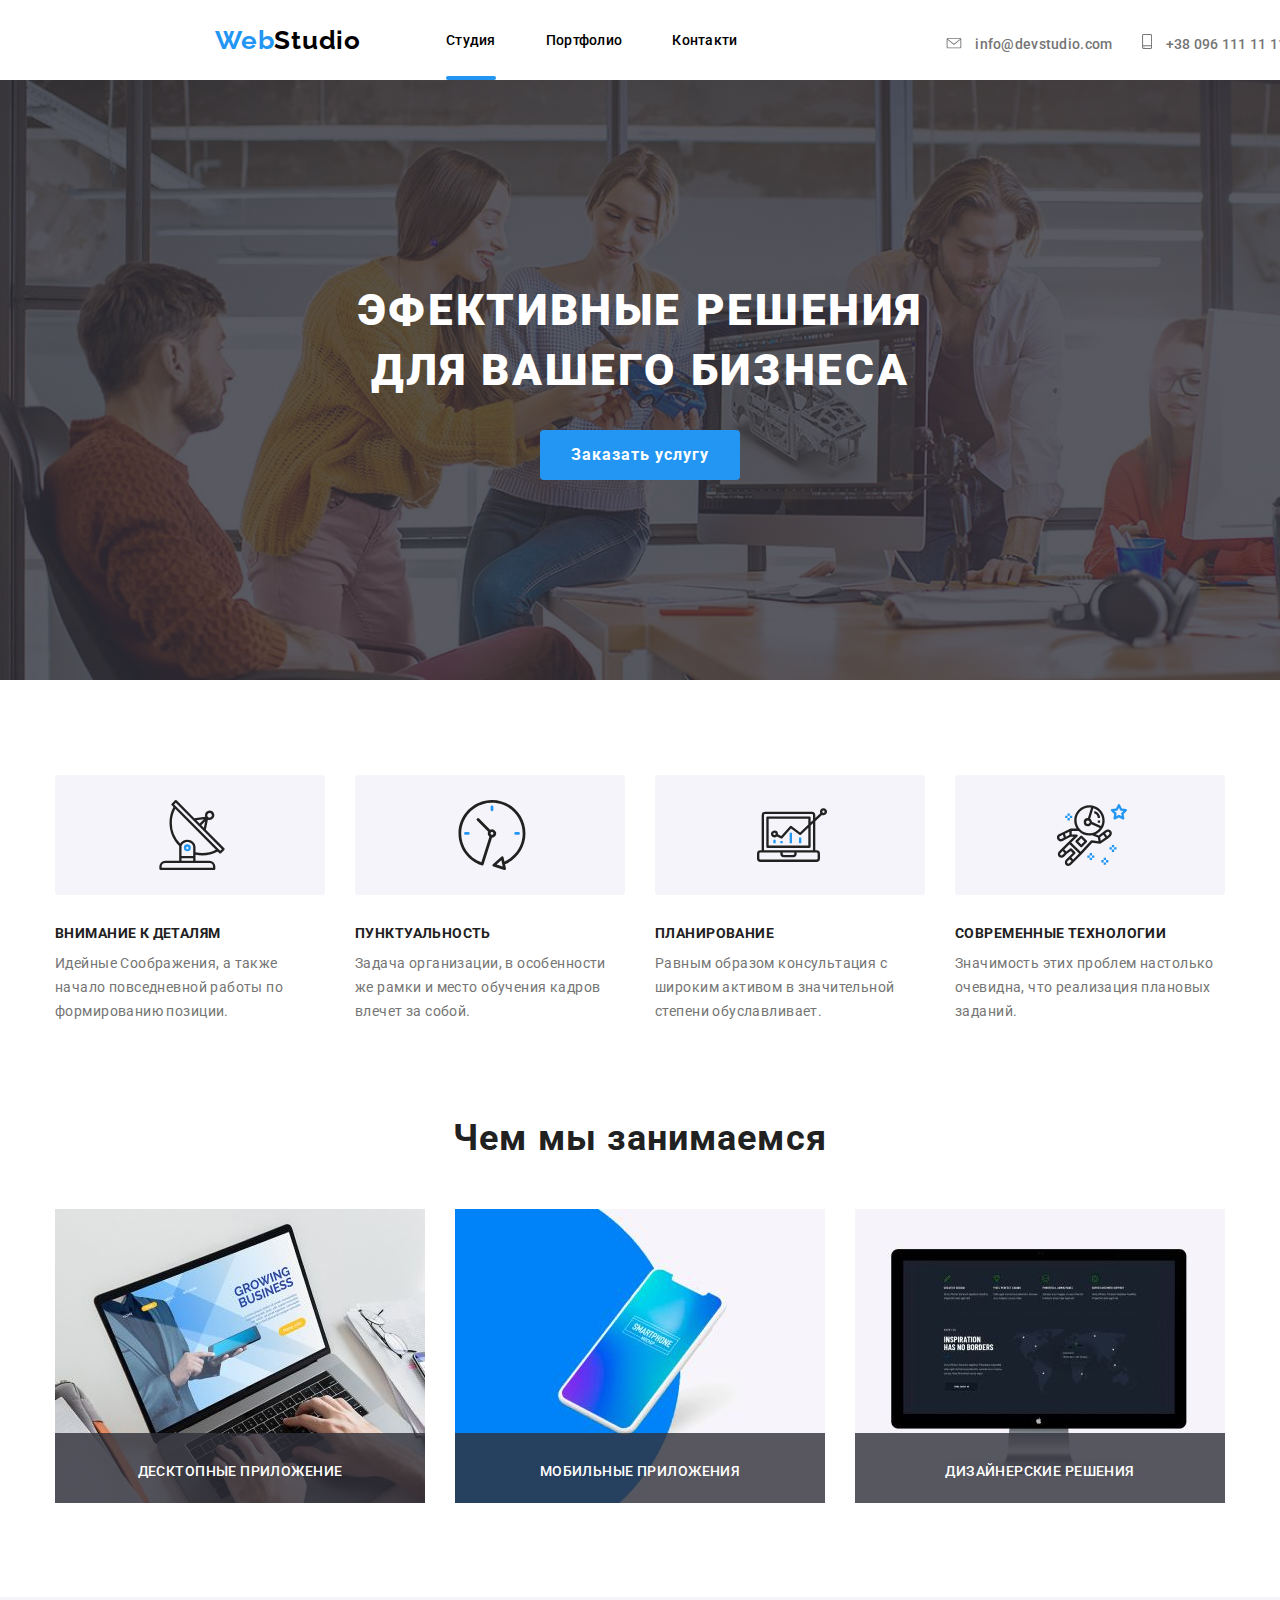
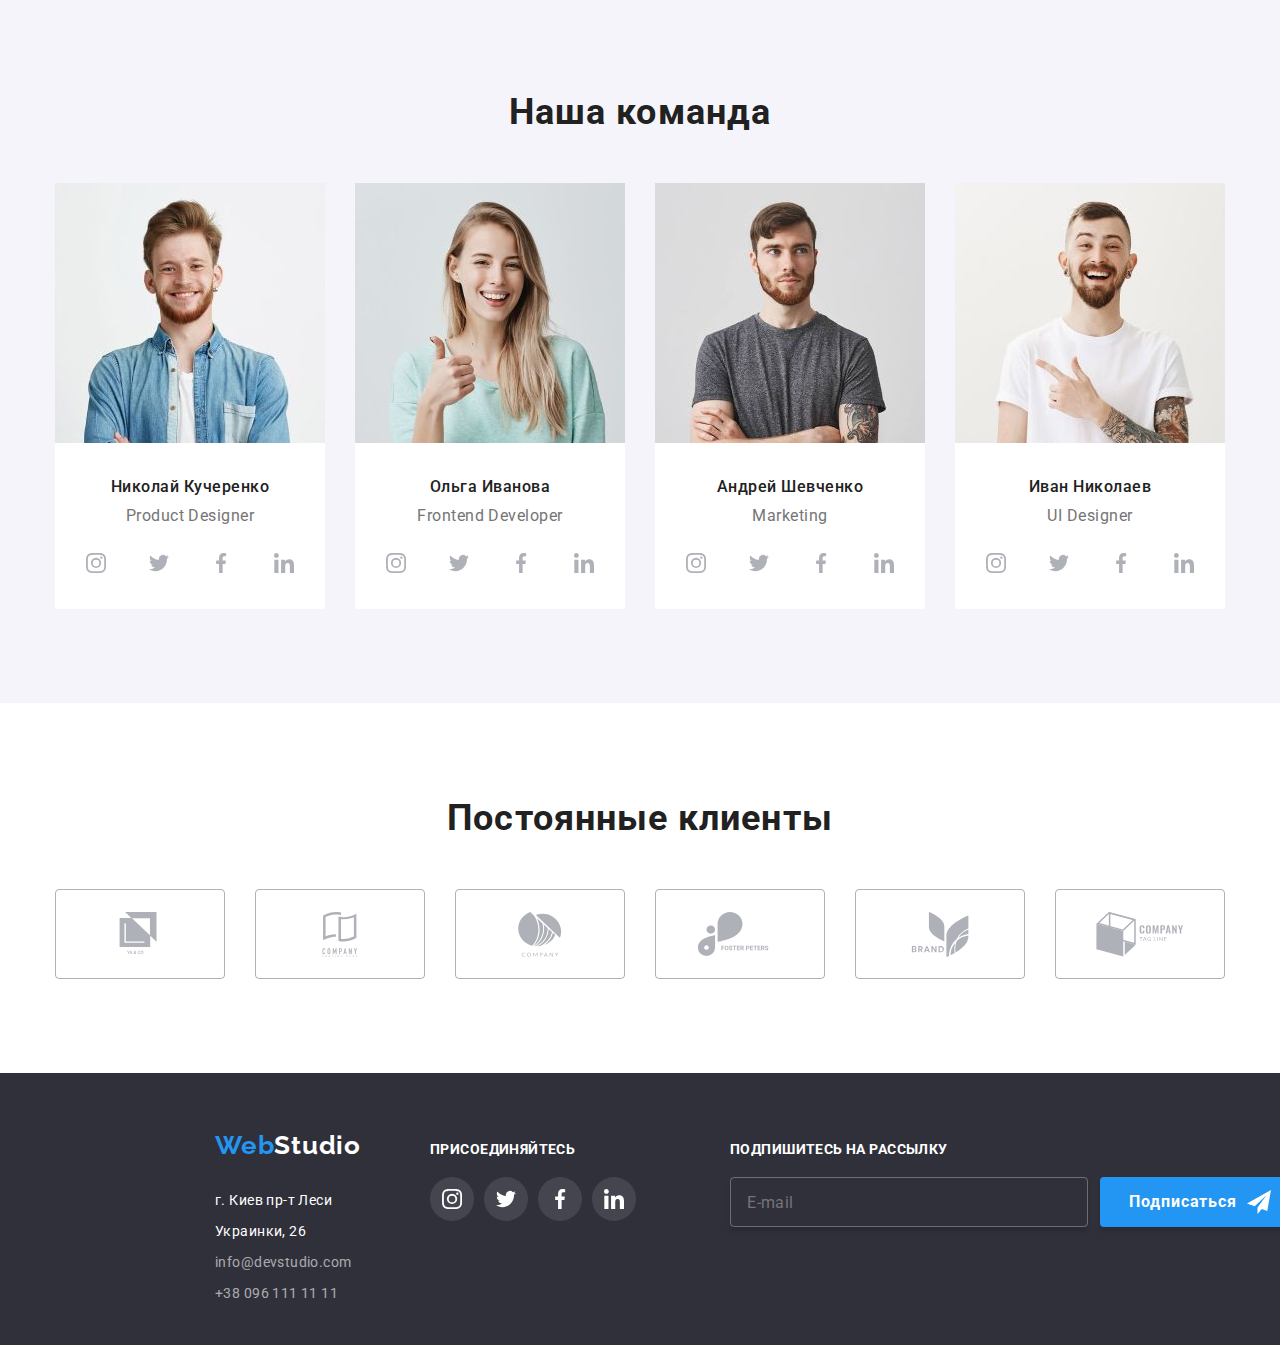
<file: index.html>
<!DOCTYPE html>
<html lang="en">
<head>
    <meta charset="UTF-8">
    <meta name="viewport" content="width=device-width, initial-scale=1.0">
    <title>Web Studio</title>
    <link href="https://fonts.googleapis.com/css2?family=Raleway:wght@700&family=Roboto:wght@400;500;700&display=swap" rel="stylesheet">
    <link rel="stylesheet" href="./css/main.min.css"/>
    <link rel="stylesheet" href="https://github.com/necolas/normalize.css/blob/master/normalize.css" />
</head>
<body data-body>
    <!-- шапка сайта -->
    <header>
        <div class="container page-header">
            <div class="logo">
                <a class="logo__link" href="index.html">
                    <span class="logo__text">Web</span>
                    Studio
                </a>
            </div>
            <nav class="site-nav">
                <ul class="site-nav__list">
                    <li class="site-nav__item">
                        <a href="./index.html" class="site-nav__link nav__link">Студия</a>
                    </li>
                    <li class="site-nav__item">
                        <a href="./portfolio.html" class="site-nav__link">Портфолио</a>
                    </li>
                    <li class="site-nav__item">
                        <a href="#contacts" class="site-nav__link">Контакти</a>
                    </li>
                </ul>
            </nav>
            <ul class="auth-nav">
                <li class="auth-nav__item">
                    <a href="mailto:info@devstudio.com" class="auth-nav__link">
                        <svg class="auth-nav__icon" width="16" height="11">
                        <use href="./images/sprite.svg#envelope"></use>
                        </svg>
                        info@devstudio.com
                    </a>
                </li>
                <li class="auth-nav__item">
                    <a href="tel:+380961111111" class="auth-nav__link">
                        <svg class="auth-nav__icon" width="10" height="15">
                        <use href="./images/sprite.svg#smartphone"></use>
                        </svg>
                        +38 096 111 11 11
                    </a>
                </li>
            </ul>
        </div>
    </header>
    <!-- тело сайта -->
    <main>
        <div class="container">
            <section class="hero">
                <h1>Эфективные решения </br>для вашего бизнеса</h1>
                <button href="" class="order-button" data-modal-open >Заказать услугу</button>
            </section>
            <section class="features">
                <ul class="features__list">
                    <li class="features__item">
                        <div class="features__image">
                            <svg class="features__icon">
                            <use href="./images/sprite.svg#antenna"></use>
                            </svg>
                        </div>
                        <h3>внимание к деталям</h3>
                        <p class="features__text">Идейные Соображения, а также начало повседневной работы по формированию позиции.</p>
                    </li>
                    <li class="features__item">
                        <div class="features__image">
                            <svg class="features__icon">
                            <use href="./images/sprite.svg#clock"></use>
                            </svg>
                        </div>
                        <h3>пунктуальность</h3>
                        <p class="features__text">Задача организации, в особенности же рамки и место обучения кадров влечет за собой.</p>
                    </li>
                    <li class="features__item">
                        <div class="features__image">
                            <svg class="features__icon">
                            <use href="./images/sprite.svg#diagram"></use>
                            </svg></div>
                        <h3>планирование</h3>
                        <p class="features__text">Равным образом консультация с широким активом в значительной степени обуславливает.</p>
                    </li>
                    <li class="features__item">
                        <div class="features__image">
                            <svg class="features__icon">
                            <use href="./images/sprite.svg#astronaut"></use>
                            </svg>
                        </div>
                        <h3>современные технологии</h3>
                        <p class="features__text">Значимость этих проблем настолько очевидна, что реализация плановых заданий.</p>
                    </li>
                </ul>
            </section>
            <section class="our-work">
                <h2>Чем мы занимаемся</h2>
                <ul class="our-work__list">
                    <li class="our-work__item">
                        <img src="./images/box1.jpg" alt="desktop applications" class="our-work__image">
                        <span class="our-work__text">Десктопные приложение</span>
                    </li>
                    <li class="our-work__item">
                        <img src="./images/box2.jpg" alt="Mobile app" class="our-work__image">
                        <span class="our-work__text">Мобильные приложения</span>
                    </li>
                    <li class="our-work__item">
                        <img src="./images/box3.jpg" alt="Design solutions" class="our-work__image">
                        <span class="our-work__text">Дизайнерские решения</span>
                    </li>
                </ul>
            </section>
            <section class="team-container">
                <h2>Наша команда</h2>
                <div class="team">
                    <div class="team-card">
                        <img src="./images/photo1.jpg" width="270" alt="photo of Nykolai" class="team-card__image">
                        <div class="team-card__full-name">Николай Кучеренко</div>
                        <div class="team-card__profession">Product Designer</div>
                        <!--  -->
                        <ul class="social-list">
                            <li class="social-list__item">
                                <a href="https://www.instagram.com/" class="social-list__link">
                                    <svg class="social-list__icon">
                                    <use href="./images/sprite.svg#instagram"></use>
                                    </svg>
                                </a>
                            </li>
                            <li class="social-list__item">
                                <a href="https://twitter.com/" class="social-list__link">
                                    <svg class="social-list__icon">
                                    <use href="./images/sprite.svg#twitter"></use>
                                    </svg>
                                </a>
                            </li>
                            <li class="social-list__item">
                                <a href="https://www.facebook.com"  class="social-list__link">
                                    <svg class="social-list__icon">
                                    <use href="./images/sprite.svg#facebook"></use>
                                    </svg>
                                </a>
                            </li>
                            <li class="social-list__item">
                                <a href="https://www.linkedin.com/" class="social-list__link">
                                    <svg class="social-list__icon">
                                    <use href="./images/sprite.svg#linkedin"></use>
                                    </svg>
                                </a>
                            </li>
                        </ul>
                        <!--  -->
                    </div>
                    <div class="team-card">
                        <img src="./images/photo2.jpg" width="270" alt="photo of Olha" class="team-card__image">
                        <div class="team-card__full-name">Ольга Иванова</div>
                        <div class="team-card__profession">Frontend Developer</div>
                        <!--  -->
                        <ul class="social-list">
                            <li class="social-list__item">
                                <a href="https://www.instagram.com/" class="social-list__link">
                                    <svg class="social-list__icon">
                                    <use href="./images/sprite.svg#instagram"></use>
                                    </svg>
                                </a>
                            </li>
                            <li class="social-list__item">
                                <a href="https://twitter.com/" class="social-list__link">
                                    <svg class="social-list__icon">
                                    <use href="./images/sprite.svg#twitter"></use>
                                    </svg>
                                </a>
                            </li>
                            <li class="social-list__item">
                                <a href="https://www.facebook.com"  class="social-list__link">
                                    <svg class="social-list__icon">
                                    <use href="./images/sprite.svg#facebook"></use>
                                    </svg>
                                </a>
                            </li>
                            <li class="social-list__item">
                                <a href="https://www.linkedin.com/" class="social-list__link">
                                    <svg class="social-list__icon">
                                    <use href="./images/sprite.svg#linkedin"></use>
                                    </svg>
                                </a>
                            </li>
                        </ul>
                        <!--  -->
                    </div>
                    <div class="team-card">
                        <img src="./images/photo3.jpg" width="270" alt="photo of Andrei" class="team-card__image">
                        <div class="team-card__full-name">Андрей Шевченко</div>
                        <div class="team-card__profession">Marketing</div>
                        <!--  -->
                        <ul class="social-list">
                            <li class="social-list__item">
                                <a href="https://www.instagram.com/" class="social-list__link">
                                    <svg class="social-list__icon">
                                    <use href="./images/sprite.svg#instagram"></use>
                                    </svg>
                                </a>
                            </li>
                            <li class="social-list__item">
                                <a href="https://twitter.com/" class="social-list__link">
                                    <svg class="social-list__icon">
                                    <use href="./images/sprite.svg#twitter"></use>
                                    </svg>
                                </a>
                            </li>
                            <li class="social-list__item">
                                <a href="https://www.facebook.com"  class="social-list__link">
                                    <svg class="social-list__icon">
                                    <use href="./images/sprite.svg#facebook"></use>
                                    </svg>
                                </a>
                            </li>
                            <li class="social-list__item">
                                <a href="https://www.linkedin.com/" class="social-list__link">
                                    <svg class="social-list__icon">
                                    <use href="./images/sprite.svg#linkedin"></use>
                                    </svg>
                                </a>
                            </li>
                        </ul>
                        <!--  -->
                    </div>
                    <div class="team-card">
                        <img src="./images/photo4.jpg" width="270" alt="photo of Ivan" class="team-card-image">
                        <div class="team-card__full-name">Иван Николаев</div>
                        <div class="team-card__profession">UI Designer</div>
                        <!--  -->
                        <ul class="social-list">
                            <li class="social-list__item">
                                <a href="https://www.instagram.com/" class="social-list__link">
                                    <svg class="social-list__icon">
                                    <use href="./images/sprite.svg#instagram"></use>
                                    </svg>
                                </a>
                            </li>
                            <li class="social-list__item">
                                <a href="https://twitter.com/" class="social-list__link">
                                    <svg class="social-list__icon">
                                    <use href="./images/sprite.svg#twitter"></use>
                                    </svg>
                                </a>
                            </li>
                            <li class="social-list__item">
                                <a href="https://www.facebook.com"  class="social-list__link">
                                    <svg class="social-list__icon">
                                    <use href="./images/sprite.svg#facebook"></use>
                                    </svg>
                                </a>
                            </li>
                            <li class="social-list__item">
                                <a href="https://www.linkedin.com/" class="social-list__link">
                                    <svg class="social-list__icon">
                                    <use href="./images/sprite.svg#linkedin"></use>
                                    </svg>
                                </a>
                            </li>
                        </ul>
                        <!--  -->
                    </div>
                </div>
            </section>
            <section class="clients">
                <h2>Постоянные клиенты</h2>
                <ul class="clients__list">
                    <li class="clients__item">
                        <a href="" class="clients__link">
                            <svg class="clients__icon">
                                <use href="./images/sprite.svg#logo-1"></use>
                            </svg>
                        </a>
                    </li>
                    <li class="clients__item">
                        <a href="" class="clients__link">
                            <svg class="clients__icon">
                                <use href="./images/sprite.svg#logo-2"></use>
                            </svg>
                        </a>
                    </li>
                    <li class="clients__item">
                        <a href="" class="clients__link">
                            <svg class="clients__icon">
                                <use href="./images/sprite.svg#logo-3"></use>
                            </svg>
                        </a>
                    </li>
                    <li class="clients__item">
                        <a href="" class="clients__link">
                            <svg class="clients__icon">
                                <use href="./images/sprite.svg#logo-4"></use>
                            </svg>
                        </a>
                    </li>
                    <li class="clients__item">
                        <a href="" class="clients__link">
                            <svg class="clients__icon">
                                <use href="./images/sprite.svg#logo-5"></use>
                            </svg>
                        </a>
                    </li>
                    <li class="clients__item">
                        <a href="" class="clients__link">
                            <svg class="clients__icon">
                                <use href="./images/sprite.svg#logo-6"></use>
                            </svg>
                        </a>
                    </li>
                </ul>
            </section>
        </div>
    </main>
    <!-- подвал сайта -->
    <footer>
        <div class="container contacts-mailing">
            <h2 class="visually-hidden">contacts and mailing</h2>
            <div class="contacts-mailing-container">
                <div class="logo">
                    <a class="logo__link" href="index.html">
                        <span class="logo__text">Web</span>
                        Studio
                    </a>
                </div>
                <ul id="contacts" class="contact-info">
                  <li class="contact-info__item">
                      <a href="https://www.google.com.ua/maps/place/50%C2%B025'41.1%22N+30%C2%B032'16.0%22E/@50.4279321,30.5347712,16.21z/data=!4m6!3m5!1s0x0:0x0!7e2!8m2!3d50.4280878!4d30.537787?hl=ru" class="contact-info__link adress">г. Киев пр-т Леси Украинки, 26</a>
                  </li>
                  <li class="contact-info__item">
                      <a href="mailto:info@devstudio.com" class="contact-info__link">info@devstudio.com</a>
                  </li>
                  <li class="contact-info__item">
                      <a href="tel:+380961111111" class="contact-info__link">+38 096 111 11 11</a>
                  </li>
              </ul>
            </div>
            <article class="social-networks">
              <h4>ПРИСОЕДИНЯЙТЕСЬ</h4>
              <ul class="social-networks__list">
                  <li class="social-networks__item">
                      <a href="https://www.instagram.com/" class="social-networks__link">
                          <svg class="social-networks__icon">
                              <use href="./images/sprite.svg#instagram"></use>
                          </svg>
                      </a>
                  </li>
                  <li class="social-networks__item">
                      <a href="https://twitter.com/" class="social-networks__link">
                          <svg class="social-networks__icon">
                              <use href="./images/sprite.svg#twitter"></use>
                          </svg>
                      </a>
                  </li>
                  <li class="social-networks__item">
                      <a href="https://www.facebook.com/" class="social-networks__link">
                          <svg class="social-networks__icon">
                              <use href="./images/sprite.svg#facebook"></use>
                          </svg>
                      </a>
                  </li>
                  <li class="social-networks__item">
                      <a href="https://www.linkedin.com/" class="social-networks__link">
                          <svg class="social-networks__icon">
                              <use href="./images/sprite.svg#linkedin"></use>
                          </svg>
                      </a>
                  </li>
              </ul>
          </article>
            <article class="mailing">
                <h4>ПОДПИШИТЕСЬ НА РАССЫЛКУ</h4>
                <div class="mailing-form">
                    <label class="mailing-form__label">
                        <input type="text" placeholder="E-mail" class="mailing-form__input">
                    </label>
                    <button type="submit" class="mailing-form__button">
                        <span class="mailing-form__text">Подписаться</span>
                        <svg class="mailing-form__icon">
                            <use href="./images/sprite.svg#icon-send"></use>
                        </svg>
                    </button>
                </div>
            </article>
        </div>
      </footer>
    <form autocomplete="on" class="form js-speaker-form is-hidden" data-modal>
        <h2 class="form-title">Оставьте свои данные, мы Вам перезвоним</h2>
        <span class="close-button" data-modal-close>
            <svg class="icon">
                <use href="./images/sprite.svg#x"></use>
            </svg>
        </span>
        <div class="form-field">
            <input type="name" name="name" id="name" class="form-input" placeholder=" ">
            <label for="name" class="form-label">Имя</label>
            <svg class="form-icon" width=12px height=12px>
                <use href="./images/sprite.svg#man"></use>
            </svg>
        </div>
        <div class="form-field">
            <input type="tel" name="phone" id="phone" class="form-input" placeholder=" ">
            <label for="phone" class="form-label">Телефон</label>
            <svg class="form-icon" width=13px height=13px>
                <use href="./images/sprite.svg#phone-black"></use>
            </svg>
        </div>
        <div class="form-field">
            <input type="email" name="mail" id="mail" class="form-input" placeholder=" ">
            <label for="mail" class="form-label">Почта</label>
            <svg class="form-icon" width=15px height=12px>
                <use href="./images/sprite.svg#email-black"></use>
            </svg>
        </div>
        <div class="form-field-textarea">
            <textarea name="comments" id="comments" class="form-input form-textarea" placeholder=" "></textarea>
            <label for="comments" class="form-label-textarea">Коментарий</label>
        </div>
        <div class="checkbox">
            <label class="checkbox-field">
                <input type="checkbox" name="policy" class="form-input-checkbox">
                <span class="checkbox-label">
                    Соглашаюсь с рассылкой и принимаю &nbsp<a href="" class="form-link">Условия договора</a>
                </span>
            </label>
        </div>
        <button type="submit" class="form-button" data-modal-close>Отправить</button>
    </form>
    <script src="./js/modal.js"></script>
    <script>
        (() => {
            document
                .querySelector('.js-speaker-form')
                .addEventListener('submit', e => {
                    e.preventDefault();

                    new FormData(e.currentTarget).forEach ((value, name) =>
                    console.log(`${name}: ${value}`),
                    );
                });
        })();
    </script>
</body>
</html>
</file>
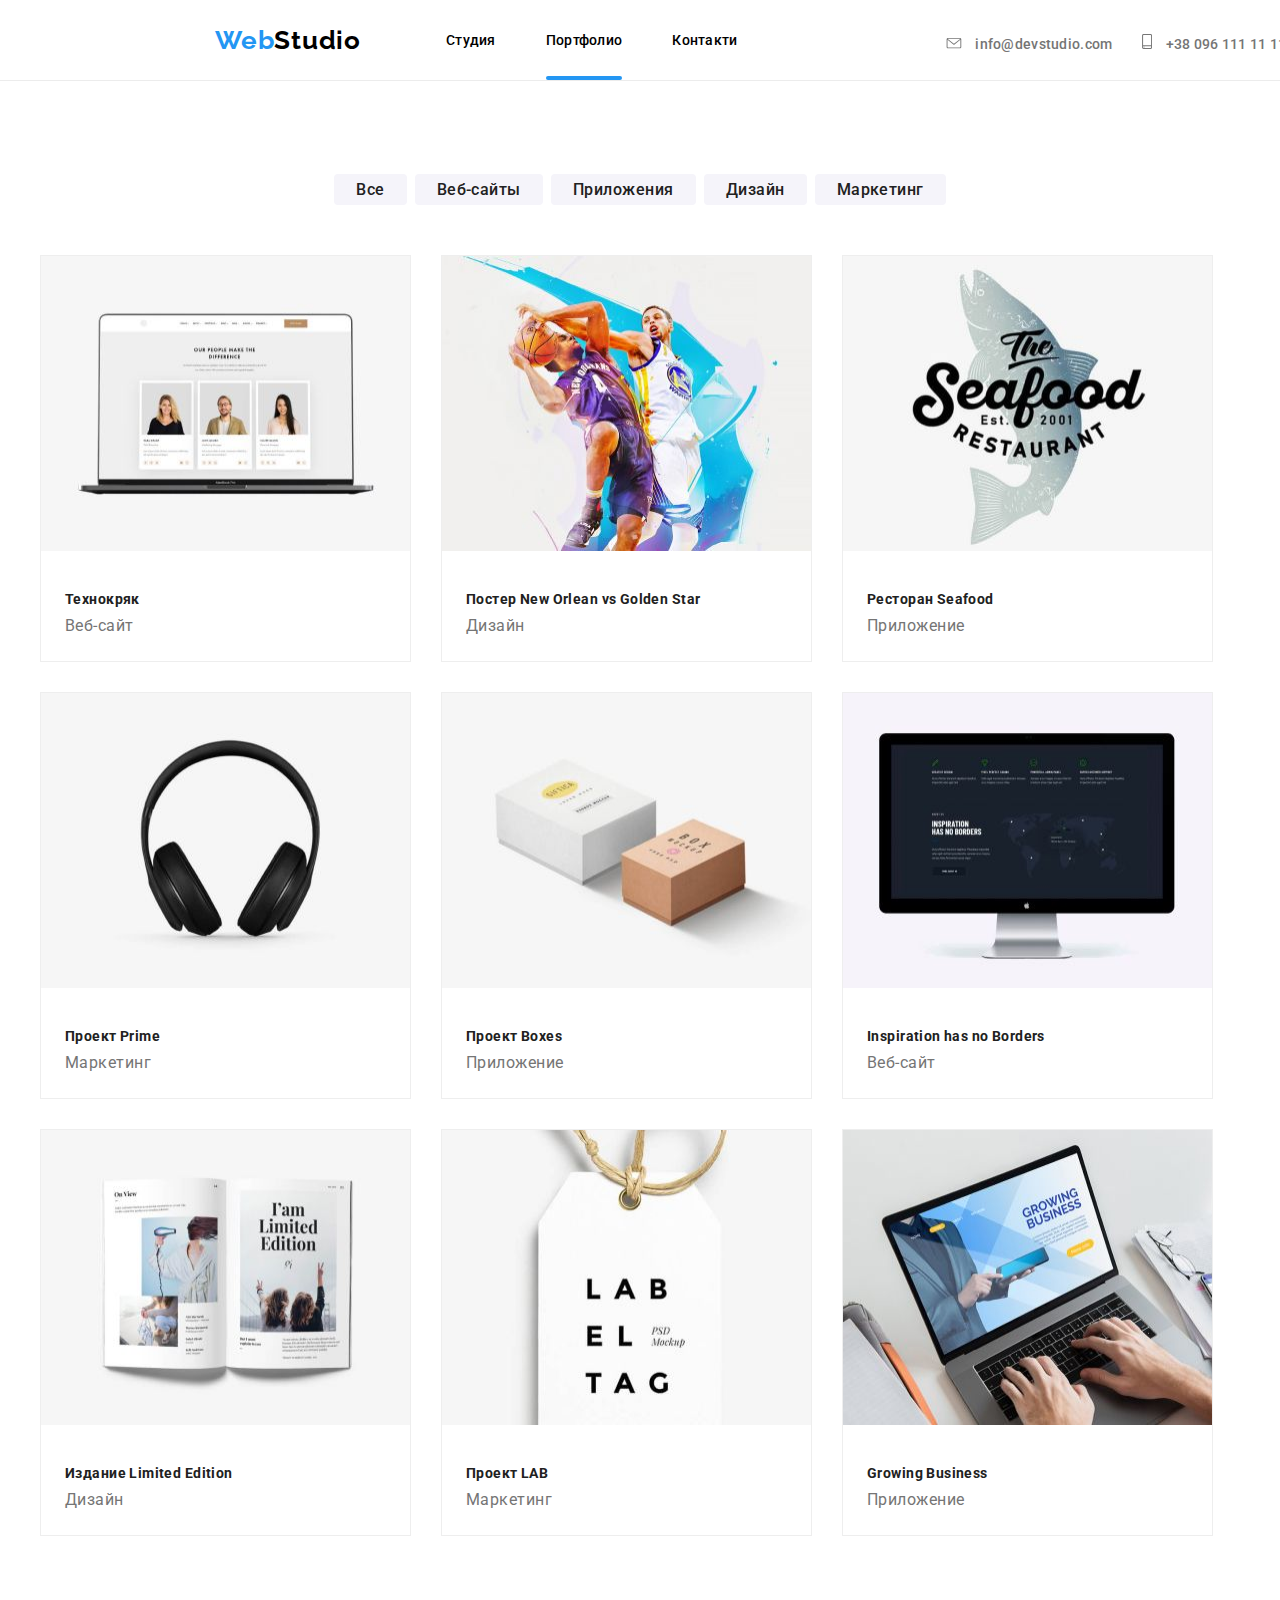
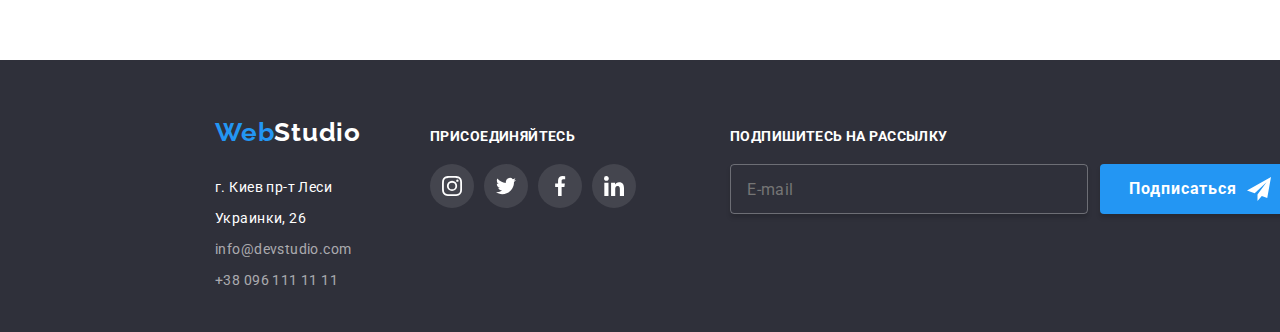
<file: portfolio.html>
<!DOCTYPE html>
<html lang="ru">
  <head>
    <meta charset="UTF-8" />
    <meta name="viewport" content="width=device-width, initial-scale=1.0" />
    <title>Portfolio</title>
    <link
      href="https://fonts.googleapis.com/css2?family=Raleway:wght@700&family=Roboto:wght@400;500;700&display=swap"
      rel="stylesheet"
    />
    <link rel="stylesheet" href="./css/portfolio.min.css" />
    <link
      rel="stylesheet"
      href="https://github.com/necolas/normalize.css/blob/master/normalize.css"
    />
  </head>
  <body>
    <!-- шапка сайта -->
    <header>
      <div class="container page-header">
          <div class="logo">
              <a class="logo__link" href="index.html">
                  <span class="logo__text">Web</span>
                  Studio
              </a>
          </div>
          <nav class="site-nav">
              <ul class="site-nav__list">
                  <li class="site-nav__item">
                      <a href="./index.html" class="site-nav__link">Студия</a>
                  </li>
                  <li class="site-nav__item">
                      <a href="./portfolio.html" class="site-nav__link nav__link">Портфолио</a>
                  </li>
                  <li class="site-nav__item">
                      <a href="#contacts" class="site-nav__link">Контакти</a>
                  </li>
              </ul>
          </nav>
          <ul class="auth-nav">
              <li class="auth-nav__item">
                  <a href="mailto:info@devstudio.com" class="auth-nav__link">
                      <svg class="auth-nav__icon" width="16" height="11">
                      <use href="./images/sprite.svg#envelope"></use>
                      </svg>
                      info@devstudio.com
                  </a>
              </li>
              <li class="auth-nav__item">
                  <a href="tel:+380961111111" class="auth-nav__link">
                      <svg class="auth-nav__icon" width="10" height="15">
                      <use href="./images/sprite.svg#smartphone"></use>
                      </svg>
                      +38 096 111 11 11
                  </a>
              </li>
          </ul>
      </div>
  </header>
    <!-- тело сайта -->
    <main>
      <div class="container projects-container">
        <ul class="portfolio-filter">
          <li class="portfolio-filter__item">
            <a href="" class="portfolio-filter__link">Все</a>
        </li>
          <li class="portfolio-filter__item">
            <a href="" class="portfolio-filter__link">Веб-сайты</a>
          </li>
          <li class="portfolio-filter__item">
            <a href="" class="portfolio-filter__link">Приложения</a>
          </li>
          <li class="portfolio-filter__item">
            <a href="" class="portfolio-filter__link">Дизайн</a>
          </li>
          <li class="portfolio-filter__item">
            <a href="" class="portfolio-filter__link">Маркетинг</a>
          </li>
        </ul>
        <section class="projects">
          <div class="projects__item">
            <img
              src="./images/project1.jpg"
              width="370"
              height="295"
              alt="project photo  1"
              class="projects__image"
            />
            <h3>Технокряк</h3>
            <p>Веб-сайт</p>
            <div class="projects__text">
              <p>
                Технокряк это современная площадка распространения коронавируса.
                Компании используют эту платформу для цифрового шпионажа и атак
                на защищённые сервера конкурентов.
              </p>
            </div>
          </div>
          <div class="projects__item">
            <img
              src="./images/project2.jpg"
              width="370"
              height="295"
              alt="project photo  2"
              class="projects__image"
            />
            <h3>Постер New Orlean vs Golden Star</h3>
            <p>Дизайн</p>
            <div class="projects__text">
              <p>
                Технокряк это современная площадка распространения коронавируса.
                Компании используют эту платформу для цифрового шпионажа и атак
                на защищённые сервера конкурентов.
              </p>
            </div>
          </div>
          <div class="projects__item">
            <img
              src="./images/project3.jpg"
              width="370"
              height="295"
              alt="project photo 3"
              class="projects__image"
            />
            <h3>Ресторан Seafood</h3>
            <p>Приложение</p>
            <div class="projects__text">
              <p>
                Технокряк это современная площадка распространения коронавируса.
                Компании используют эту платформу для цифрового шпионажа и атак
                на защищённые сервера конкурентов.
              </p>
            </div>
          </div>
          <div class="projects__item">
            <img
              src="./images/project4.jpg"
              width="370"
              height="295"
              alt="project photo 4"
              class="projects__image"
            />
            <h3>Проект Prime</h3>
            <p>Маркетинг</p>
            <div class="projects__text">
              <p>
                Технокряк это современная площадка распространения коронавируса.
                Компании используют эту платформу для цифрового шпионажа и атак
                на защищённые сервера конкурентов.
              </p>
            </div>
          </div>
          <div class="projects__item">
            <img
              src="./images/project5.jpg"
              width="370"
              height="295"
              alt="project photo 5"
              class="projects__image"
            />
            <h3>Проект Boxes</h3>
            <p>Приложение</p>
            <div class="projects__text">
              <p>
                Технокряк это современная площадка распространения коронавируса.
                Компании используют эту платформу для цифрового шпионажа и атак
                на защищённые сервера конкурентов.
              </p>
            </div>
          </div>
          <div class="projects__item">
            <img
              src="./images/box3.jpg"
              width="370"
              height="295"
              alt="project photo 6"
              class="projects__image"
            />
            <h3>Inspiration has no Borders</h3>
            <p>Веб-сайт</p>
            <div class="projects__text">
              <p>
                Технокряк это современная площадка распространения коронавируса.
                Компании используют эту платформу для цифрового шпионажа и атак
                на защищённые сервера конкурентов.
              </p>
            </div>
          </div>
          <div class="projects__item">
            <img
              src="./images/project7.jpg"
              width="370"
              height="295"
              alt="project photo 7"
              class="projects__image"
            />
            <h3>Издание Limited Edition</h3>
            <p>Дизайн</p>
            <div class="projects__text">
              <p>
                Технокряк это современная площадка распространения коронавируса.
                Компании используют эту платформу для цифрового шпионажа и атак
                на защищённые сервера конкурентов.
              </p>
            </div>
          </div>
          <div class="projects__item">
            <img
              src="./images/project8.jpg"
              width="370"
              height="295"
              alt="project photo 8"
              class="projects__image"
            />
            <h3>Проект LAB</h3>
            <p>Маркетинг</p>
            <div class="projects__text">
              <p>
                Технокряк это современная площадка распространения коронавируса.
                Компании используют эту платформу для цифрового шпионажа и атак
                на защищённые сервера конкурентов.
              </p>
            </div>
          </div>
          <div class="projects__item">
            <img
              src="./images/box1.jpg"
              width="370"
              height="295"
              alt="project photo 9"
              class="projects__image"
            />
            <h3>Growing Business</h3>
            <p>Приложение</p>
            <div class="projects__text">
              <p>
                Технокряк это современная площадка распространения коронавируса.
                Компании используют эту платформу для цифрового шпионажа и атак
                на защищённые сервера конкурентов.
              </p>
            </div>
          </div>
        </section>
      </div>
    </main>
    <!-- подвал сайта -->
    <footer>
      <div class="container contacts-mailing">
          <h2 class="visually-hidden">contacts and mailing</h2>
          <div class="contacts-mailing-container">
              <div class="logo">
                  <a class="logo__link" href="index.html">
                      <span class="logo__text">Web</span>
                      Studio
                  </a>
              </div>
              <ul id="contacts" class="contact-info">
                <li class="contact-info__item">
                    <a href="https://www.google.com.ua/maps/place/50%C2%B025'41.1%22N+30%C2%B032'16.0%22E/@50.4279321,30.5347712,16.21z/data=!4m6!3m5!1s0x0:0x0!7e2!8m2!3d50.4280878!4d30.537787?hl=ru" class="contact-info__link adress">г. Киев пр-т Леси Украинки, 26</a>
                </li>
                <li class="contact-info__item">
                    <a href="mailto:info@devstudio.com" class="contact-info__link">info@devstudio.com</a>
                </li>
                <li class="contact-info__item">
                    <a href="tel:+380961111111" class="contact-info__link">+38 096 111 11 11</a>
                </li>
            </ul>
          </div>
          <article class="social-networks">
            <h4>ПРИСОЕДИНЯЙТЕСЬ</h4>
            <ul class="social-networks__list">
                <li class="social-networks__item">
                    <a href="https://www.instagram.com/" class="social-networks__link">
                        <svg class="social-networks__icon">
                            <use href="./images/sprite.svg#instagram"></use>
                        </svg>
                    </a>
                </li>
                <li class="social-networks__item">
                    <a href="https://twitter.com/" class="social-networks__link">
                        <svg class="social-networks__icon">
                            <use href="./images/sprite.svg#twitter"></use>
                        </svg>
                    </a>
                </li>
                <li class="social-networks__item">
                    <a href="https://www.facebook.com/" class="social-networks__link">
                        <svg class="social-networks__icon">
                            <use href="./images/sprite.svg#facebook"></use>
                        </svg>
                    </a>
                </li>
                <li class="social-networks__item">
                    <a href="https://www.linkedin.com/" class="social-networks__link">
                        <svg class="social-networks__icon">
                            <use href="./images/sprite.svg#linkedin"></use>
                        </svg>
                    </a>
                </li>
            </ul>
        </article>
          <article class="mailing">
              <h4>ПОДПИШИТЕСЬ НА РАССЫЛКУ</h4>
              <div class="mailing-form">
                  <label class="mailing-form__label">
                      <input type="text" placeholder="E-mail" class="mailing-form__input">
                  </label>
                  <button type="submit" class="mailing-form__button">
                      <span class="mailing-form__text">Подписаться</span>
                      <svg class="mailing-form__icon">
                          <use href="./images/sprite.svg#icon-send"></use>
                      </svg>
                  </button>
              </div>
          </article>
      </div>
    </footer>
  </body>
</html>
</file>
<file: css/main.min.css>
:root{--font-family: "Roboto", "Raleway", sans-serif;--main-color: #000000;--acent-color: #2396f3;--secondary-color: #757575;--ternary-color: #fff;--icon-fill: #fff}*{margin:0;padding:0}body{background-color:#fff;color:#212121}a{text-decoration:none}ul{list-style-type:none}.visually-hidden{position:absolute;width:1px;height:1px;margin:-1px;padding:0;overflow:hidden;border:0;clip:rect(0 0 0 0)}.container{display:-webkit-box;display:-ms-flexbox;display:flex;-webkit-box-orient:vertical;-webkit-box-direction:normal;-ms-flex-direction:column;flex-direction:column;-webkit-box-align:center;-ms-flex-align:center;align-items:center;max-width:1600px;width:100%;margin:0 auto}h1{font-family:Roboto;font-style:normal;font-weight:900;font-size:44px;line-height:60px;text-align:center;letter-spacing:0.06em;text-transform:uppercase;color:var(--ternary-color)}h2{margin-top:94px;font-family:Roboto;font-style:normal;font-weight:bold;font-size:36px;line-height:42px;text-align:center;letter-spacing:0.03em;color:#212121}h3{margin-top:30px;font-family:Roboto;font-style:normal;font-weight:bold;font-size:14px;line-height:16px;letter-spacing:0.03em;text-transform:uppercase;color:#212121}h4{font-family:Roboto;font-style:normal;font-weight:bold;font-size:14px;line-height:16px;letter-spacing:0.03em;text-transform:uppercase;color:var(--ternary-color)}.logo__link,.page-header,footer{display:-webkit-box;display:-ms-flexbox;display:flex;-webkit-box-orient:horizontal;-webkit-box-direction:normal;-ms-flex-direction:row;flex-direction:row;font-family:Raleway;font-style:normal;font-weight:700;font-size:26px;line-height:31px;letter-spacing:0.03em;color:inherit}.logo__text{color:var(--acent-color)}.flex-center,.site-nav__list,.auth-nav,.hero,.order-button,.features__icon,.social-list__link,.clients__link,.social-networks__link,.mailing-form__button{display:-webkit-box;display:-ms-flexbox;display:flex;-webkit-box-align:center;-ms-flex-align:center;align-items:center;-webkit-box-pack:center;-ms-flex-pack:center;justify-content:center}.primary-text,.site-nav,.auth-nav__link,.our-work{font-family:Roboto;font-style:normal;font-weight:500;font-size:14px;line-height:16px;letter-spacing:0.02em}.secondary-text,.team-card__full-name,.team-card__profession,.mailing-form__input{font-family:Roboto;font-style:normal;font-weight:500;font-size:16px;line-height:19px;text-align:center;letter-spacing:0.03em}.footer-text,.contact-info__link,.adress{font-family:Roboto;font-style:normal;font-weight:normal;font-size:14px;line-height:24px;letter-spacing:0.03em}.page-header{-webkit-box-orient:horizontal;-webkit-box-direction:normal;-ms-flex-direction:row;flex-direction:row;padding-left:215px;color:var(--main-color)}.site-nav{padding:32px 0}.site-nav__list:first-child{margin-left:85px}.site-nav__link{position:relative;padding-top:32px;padding-bottom:32px;color:inherit;-webkit-transition:250ms cubic-bezier(0.4, 0, 0.2, 1);transition:250ms cubic-bezier(0.4, 0, 0.2, 1)}.site-nav__link:hover,.site-nav__link:focus{color:var(--acent-color)}.site-nav__link:hover::after,.site-nav__link:focus::after{content:"";position:absolute;left:0;bottom:0;display:block;width:100%;height:4px;background-color:var(--acent-color);border-radius:2px;-webkit-transition:250ms cubic-bezier(0.4, 0, 0.2, 1);transition:250ms cubic-bezier(0.4, 0, 0.2, 1)}.site-nav__item:not(:last-child){margin-right:50px}.nav__link::after{content:"";position:absolute;left:0;bottom:0;display:block;width:100%;height:4px;background-color:var(--acent-color);border-radius:2px}.auth-nav{margin:0 auto}.auth-nav__link{color:var(--secondary-color);fill:var(--secondary-color);-webkit-transition:250ms cubic-bezier(0.4, 0, 0.2, 1);transition:250ms cubic-bezier(0.4, 0, 0.2, 1)}.auth-nav__link:hover,.auth-nav__link:focus{color:var(--acent-color);fill:var(--acent-color)}.auth-nav__icon{margin-right:10px}.auth-nav__item:last-child{margin-left:30px}.hero{-webkit-box-orient:vertical;-webkit-box-direction:normal;-ms-flex-direction:column;flex-direction:column;width:100%;height:600px;background-image:-webkit-gradient(linear, left top, left bottom, from(rgba(47,48,58,0.8)), to(rgba(47,48,58,0.8))),url(../images/Header-img.jpg);background-image:linear-gradient(rgba(47,48,58,0.8), rgba(47,48,58,0.8)),url(../images/Header-img.jpg)}.order-button{font-family:Roboto;font-style:normal;font-weight:bold;font-size:16px;line-height:30px;letter-spacing:0.06em;width:200px;height:50px;left:700px;top:430px;margin-top:30px;border:none;outline:none;border-radius:4px;background-color:var(--acent-color);color:var(--ternary-color)}.features{font-family:Roboto;font-style:normal;font-weight:normal;font-size:14px;line-height:24px;letter-spacing:0.03em;color:var(--secondary-color)}.features__icon{margin-left:102px;margin-right:102px;padding-top:25px;width:70px;height:70px;fill:currentColor}.features__list{display:-webkit-box;display:-ms-flexbox;display:flex;-webkit-box-pack:center;-ms-flex-pack:center;justify-content:center}.features__item+.features__item{margin-left:30px}.features__image{width:270px;height:120px;margin-top:95px;background:#f5f4fa;border-radius:4px}.features__text{width:270px;margin-top:10px}.our-work{text-align:center;letter-spacing:0.03em;color:var(--ternary-color)}.our-work__list{position:relative;display:-webkit-box;display:-ms-flexbox;display:flex;-webkit-box-pack:center;-ms-flex-pack:center;justify-content:center}.our-work__item{display:-webkit-box;display:-ms-flexbox;display:flex;-webkit-box-align:end;-ms-flex-align:end;align-items:flex-end;margin-top:50px}.our-work__item+.our-work__item{margin-left:30px}.our-work__text{position:absolute;width:370px;height:40px;padding-top:30px;text-transform:uppercase;background:rgba(47,48,58,0.8)}.team-container{width:100%;margin-top:94px;background:#f5f4fa}.team{display:-webkit-box;display:-ms-flexbox;display:flex;-webkit-box-orient:horizontal;-webkit-box-direction:normal;-ms-flex-direction:row;flex-direction:row;-webkit-box-pack:center;-ms-flex-pack:center;justify-content:center;padding:0}.team-card{margin-top:50px;margin-bottom:94px;background-color:var(--ternary-color)}.team-card+.team-card{margin-left:30px}.team-card__full-name{margin-top:30px}.team-card__profession{margin-top:10px;font-weight:normal;color:var(--secondary-color)}.social-list{display:-webkit-box;display:-ms-flexbox;display:flex;-webkit-box-orient:horizontal;-webkit-box-direction:normal;-ms-flex-direction:row;flex-direction:row;-webkit-box-align:center;-ms-flex-align:center;align-items:center;-webkit-box-pack:space-evenly;-ms-flex-pack:space-evenly;justify-content:space-evenly;margin-top:16px;padding-bottom:24px}.social-list__icon{width:20px;height:20px}.social-list__link{width:44px;height:44px;border-radius:50%;fill:#afb1b8;-webkit-transition:250ms cubic-bezier(0.4, 0, 0.2, 1);transition:250ms cubic-bezier(0.4, 0, 0.2, 1)}.social-list__link:hover,.social-list__link:focus{background-color:var(--acent-color);fill:var(--ternary-color)}.clients{margin-bottom:94px}.clients__list{display:-webkit-box;display:-ms-flexbox;display:flex;-webkit-box-orient:horizontal;-webkit-box-direction:normal;-ms-flex-direction:row;flex-direction:row;-webkit-box-pack:center;-ms-flex-pack:center;justify-content:center;margin-top:50px}.clients__item+.clients__item{margin-left:30px}.clients__link{width:170px;height:90px;border:1px solid #afb1b8;-webkit-box-sizing:border-box;box-sizing:border-box;border-radius:4px;fill:#afb1b8;-webkit-transition:250ms cubic-bezier(0.4, 0, 0.2, 1);transition:250ms cubic-bezier(0.4, 0, 0.2, 1)}.clients__link:hover,.clients__link:focus{border:1px solid var(--acent-color);cursor:pointer;fill:var(--acent-color)}.clients__icon{width:100px;height:45px}footer{background:#2f303a;color:var(--ternary-color)}.contacts-mailing{display:-webkit-box;display:-ms-flexbox;display:flex;-webkit-box-orient:horizontal;-webkit-box-direction:normal;-ms-flex-direction:row;flex-direction:row;-webkit-box-align:baseline;-ms-flex-align:baseline;align-items:baseline;padding-top:57px;padding-bottom:40px}.contacts-mailing-container{margin-left:215px}.contact-info{margin-top:20px}.contact-info__link{color:rgba(255,255,255,0.6)}.adress{color:var(--ternary-color)}.social-networks{margin-left:69px}.social-networks__item+.social-networks__item{margin-left:10px}.social-networks__list{display:-webkit-box;display:-ms-flexbox;display:flex;-webkit-box-pack:justify;-ms-flex-pack:justify;justify-content:space-between;padding-top:20px}.social-networks__link{width:44px;height:44px;background-color:rgba(255,255,255,0.1);border-radius:50%;fill:var(--ternary-color)}.social-networks__item{border-radius:50%}.social-networks__item:hover,.social-networks__item:focus{background-color:var(--acent-color);-webkit-transition:250ms cubic-bezier(0.4, 0, 0.2, 1);transition:250ms cubic-bezier(0.4, 0, 0.2, 1);cursor:pointer}.social-networks__icon{width:20px;height:20px}.mailing{margin-left:94px}.mailing-form{display:-webkit-box;display:-ms-flexbox;display:flex;margin-top:20px}.mailing-form__button{font-family:Roboto;font-style:normal;font-weight:bold;font-size:16px;line-height:30px;letter-spacing:0.06em;width:200px;height:50px;margin-left:12px;color:var(--ternary-color);background:var(--acent-color);-webkit-box-shadow:0px 4px 4px rgba(0,0,0,0.15);box-shadow:0px 4px 4px rgba(0,0,0,0.15);border-radius:4px;border:none}.mailing-form__input{font-weight:normal;text-align:start;padding-left:16px;width:358px;height:50px;border:1px solid rgba(255,255,255,0.3);-webkit-box-sizing:border-box;box-sizing:border-box;-webkit-box-shadow:0px 4px 4px rgba(0,0,0,0.15);box-shadow:0px 4px 4px rgba(0,0,0,0.15);border-radius:4px;background-color:inherit;color:var(--ternary-color)}.mailing-form__icon{fill:var(--icon-fill);width:24px;height:24px;margin-left:10px}.form{font-family:Roboto;font-style:normal;font-weight:normal;font-size:14px;line-height:24px;letter-spacing:0.03em;color:var(--secondary-color);position:fixed;top:0;left:0;right:0;bottom:0;display:-webkit-box;display:-ms-flexbox;display:flex;-webkit-box-orient:vertical;-webkit-box-direction:normal;-ms-flex-direction:column;flex-direction:column;-ms-flex-pack:distribute;justify-content:space-around;-webkit-box-align:center;-ms-flex-align:center;align-items:center;background:var(--ternary-color);-webkit-box-shadow:0px 2px 1px rgba(0,0,0,0.2),0px 1px 1px rgba(0,0,0,0.14),0px 1px 3px rgba(0,0,0,0.12);box-shadow:0px 2px 1px rgba(0,0,0,0.2),0px 1px 1px rgba(0,0,0,0.14),0px 1px 3px rgba(0,0,0,0.12);border-radius:4px;width:528px;height:581px;margin:auto;z-index:1}.form-title{font-family:Roboto;font-style:normal;font-weight:bold;font-size:20px;line-height:23px;text-align:center;letter-spacing:0.03em;color:#212121;margin-top:40px}.form-field{position:relative;display:-webkit-box;display:-ms-flexbox;display:flex;-webkit-box-orient:vertical;-webkit-box-direction:normal;-ms-flex-direction:column;flex-direction:column;width:448px;height:40px;margin-top:28px;margin-right:40px;margin-left:40px}.form-input{border:1px solid rgba(33,33,33,0.2);-webkit-box-sizing:border-box;box-sizing:border-box;border-radius:4px;padding-left:42px;width:100%;height:100%}.form-field:focus-within,.form-field:hover{fill:var(--acent-color);color:var(--acent-color);-webkit-transition:250ms cubic-bezier(0.4, 0, 0.2, 1);transition:250ms cubic-bezier(0.4, 0, 0.2, 1)}.form-input:focus{border:1px solid var(--acent-color);border-radius:4px;outline:none;-webkit-transition:250ms cubic-bezier(0.4, 0, 0.2, 1);transition:250ms cubic-bezier(0.4, 0, 0.2, 1)}.form-input:not(:placeholder-shown) ~ label,.form-input:focus ~ label,.form-input:hover ~ label{font-family:Roboto;font-style:normal;font-weight:normal;font-size:12px;line-height:14px;color:var(--acent-color);letter-spacing:0.01em;-webkit-transition:250ms cubic-bezier(0.4, 0, 0.2, 1);transition:250ms cubic-bezier(0.4, 0, 0.2, 1);-webkit-transform:translate(-25px, -25px);transform:translate(-25px, -25px)}.form-textarea:not(:placeholder-shown) ~ label,.form-textarea:focus ~ label,.form-textarea:hover ~ label{-webkit-transform:translateY(-30px);transform:translateY(-30px)}.form-input:hover{border:1px solid var(--acent-color);cursor:pointer;-webkit-transition:250ms cubic-bezier(0.4, 0, 0.2, 1);transition:250ms cubic-bezier(0.4, 0, 0.2, 1)}.form-label{position:absolute;left:42px;top:8px}.form-icon{position:absolute;left:19px;top:14px;overflow:hidden}.form-field-textarea{position:relative;display:-webkit-box;display:-ms-flexbox;display:flex;-webkit-box-orient:vertical;-webkit-box-direction:normal;-ms-flex-direction:column;flex-direction:column;-webkit-box-align:center;-ms-flex-align:center;align-items:center;width:448px;margin-top:28px;margin-right:40px;margin-left:40px}.form-label-textarea{position:absolute;left:16px;top:12px;height:96px}.form-textarea{resize:none;height:96px;padding:12px 16px}.checkbox{margin-top:20px}.checkbox-field{display:-webkit-inline-box;display:-ms-inline-flexbox;display:inline-flex;-webkit-box-align:center;-ms-flex-align:center;align-items:center;font-family:Roboto;font-style:normal;font-weight:normal;font-size:14px;line-height:24px;letter-spacing:0.03em;color:var(--secondary-color)}.checkbox-label{display:-webkit-inline-box;display:-ms-inline-flexbox;display:inline-flex;-webkit-box-align:center;-ms-flex-align:center;align-items:center}.form-input-checkbox{-webkit-appearance:none;-moz-appearance:none;appearance:none}.checkbox-label::before{content:'';display:block;width:16px;height:16px;border:2px solid var(--main-color);border-radius:3px;margin-right:8px}.form-input-checkbox:checked ~ .checkbox-label::before{background-color:var(--acent-color);border-color:transparent;background-image:url(../images/check.svg);background-size:contain;background-repeat:no-repeat;background-position:center;fill:var(--ternary-color)}.form-link{color:var(--acent-color);border-bottom:1px solid var(--acent-color)}.form-button{font-family:Roboto;font-style:normal;font-weight:bold;font-size:16px;line-height:30px;color:var(--ternary-color);width:200px;height:50px;margin-top:30px;margin-bottom:40px;background:var(--acent-color);-webkit-box-shadow:0px 4px 4px rgba(0,0,0,0.15);box-shadow:0px 4px 4px rgba(0,0,0,0.15);border-radius:4px;border:none}.form-button:focus{outline:none}.is-hidden{visibility:hidden;pointer-events:none;opacity:0}.overflow{overflow:hidden;position:relative}.overflow:after{content:'';position:fixed;top:0;right:0;bottom:0;left:0;z-index:0;background:rgba(0,0,0,0.2)}.close-button{position:absolute;right:8px;top:8px;height:30px;width:30px}.close-button .icon{fill:#000;height:100%;width:100%;border-radius:50%;background-color:var(--ternary-color);border:1px solid rgba(0,0,0,0.1);-webkit-box-sizing:border-box;box-sizing:border-box;padding:5px}.close-button:hover .icon{fill:var(--acent-color);-webkit-transition:250ms cubic-bezier(0.4, 0, 0.2, 1);transition:250ms cubic-bezier(0.4, 0, 0.2, 1)}
/*# sourceMappingURL=main.min.css.map */
</file>
<file: css/portfolio.min.css>
:root{--font-family: "Roboto", "Raleway", sans-serif;--main-color: #000000;--acent-color: #2396f3;--secondary-color: #757575;--ternary-color: #fff;--icon-fill: #fff}*{margin:0;padding:0}body{background-color:#fff;color:#212121}a{text-decoration:none}ul{list-style-type:none}.visually-hidden{position:absolute;width:1px;height:1px;margin:-1px;padding:0;overflow:hidden;border:0;clip:rect(0 0 0 0)}.container{display:-webkit-box;display:-ms-flexbox;display:flex;-webkit-box-orient:vertical;-webkit-box-direction:normal;-ms-flex-direction:column;flex-direction:column;-webkit-box-align:center;-ms-flex-align:center;align-items:center;max-width:1600px;width:100%;margin:0 auto}h1{font-family:Roboto;font-style:normal;font-weight:900;font-size:44px;line-height:60px;text-align:center;letter-spacing:0.06em;text-transform:uppercase;color:var(--ternary-color)}h2{margin-top:94px;font-family:Roboto;font-style:normal;font-weight:bold;font-size:36px;line-height:42px;text-align:center;letter-spacing:0.03em;color:#212121}h3{margin-top:30px;font-family:Roboto;font-style:normal;font-weight:bold;font-size:14px;line-height:16px;letter-spacing:0.03em;text-transform:uppercase;color:#212121}h4{font-family:Roboto;font-style:normal;font-weight:bold;font-size:14px;line-height:16px;letter-spacing:0.03em;text-transform:uppercase;color:var(--ternary-color)}.logo__link,.page-header,footer{display:-webkit-box;display:-ms-flexbox;display:flex;-webkit-box-orient:horizontal;-webkit-box-direction:normal;-ms-flex-direction:row;flex-direction:row;font-family:Raleway;font-style:normal;font-weight:700;font-size:26px;line-height:31px;letter-spacing:0.03em;color:inherit}.logo__text{color:var(--acent-color)}.flex-center,.site-nav__list,.auth-nav,.social-networks__link,.mailing-form__button{display:-webkit-box;display:-ms-flexbox;display:flex;-webkit-box-align:center;-ms-flex-align:center;align-items:center;-webkit-box-pack:center;-ms-flex-pack:center;justify-content:center}.primary-text,.site-nav,.auth-nav__link{font-family:Roboto;font-style:normal;font-weight:500;font-size:14px;line-height:16px;letter-spacing:0.02em}.secondary-text,.mailing-form__input{font-family:Roboto;font-style:normal;font-weight:500;font-size:16px;line-height:19px;text-align:center;letter-spacing:0.03em}.footer-text,.contact-info__link,.adress{font-family:Roboto;font-style:normal;font-weight:normal;font-size:14px;line-height:24px;letter-spacing:0.03em}.page-header{-webkit-box-orient:horizontal;-webkit-box-direction:normal;-ms-flex-direction:row;flex-direction:row;padding-left:215px;color:var(--main-color)}.site-nav{padding:32px 0}.site-nav__list:first-child{margin-left:85px}.site-nav__link{position:relative;padding-top:32px;padding-bottom:32px;color:inherit;-webkit-transition:250ms cubic-bezier(0.4, 0, 0.2, 1);transition:250ms cubic-bezier(0.4, 0, 0.2, 1)}.site-nav__link:hover,.site-nav__link:focus{color:var(--acent-color)}.site-nav__link:hover::after,.site-nav__link:focus::after{content:"";position:absolute;left:0;bottom:0;display:block;width:100%;height:4px;background-color:var(--acent-color);border-radius:2px;-webkit-transition:250ms cubic-bezier(0.4, 0, 0.2, 1);transition:250ms cubic-bezier(0.4, 0, 0.2, 1)}.site-nav__item:not(:last-child){margin-right:50px}.nav__link::after{content:"";position:absolute;left:0;bottom:0;display:block;width:100%;height:4px;background-color:var(--acent-color);border-radius:2px}.auth-nav{margin:0 auto}.auth-nav__link{color:var(--secondary-color);fill:var(--secondary-color);-webkit-transition:250ms cubic-bezier(0.4, 0, 0.2, 1);transition:250ms cubic-bezier(0.4, 0, 0.2, 1)}.auth-nav__link:hover,.auth-nav__link:focus{color:var(--acent-color);fill:var(--acent-color)}.auth-nav__icon{margin-right:10px}.auth-nav__item:last-child{margin-left:30px}.portfolio-filter{display:-webkit-box;display:-ms-flexbox;display:flex;-webkit-box-pack:center;-ms-flex-pack:center;justify-content:center;margin-top:94px;margin-bottom:50px}.portfolio-filter__item+.portfolio-filter__item{margin-left:8px}.portfolio-filter__link{padding:6px 22px;font-family:Roboto;font-style:normal;font-weight:500;font-size:16px;line-height:26px;text-align:center;letter-spacing:0.03em;background:#f5f4fa;border-radius:4px;color:#212121}.portfolio-filter__link:hover,.portfolio-filter__link:focus{width:128px;height:38px;background:var(--acent-color);color:var(--ternary-color);-webkit-transition:250ms cubic-bezier(0.4, 0, 0.2, 1);transition:250ms cubic-bezier(0.4, 0, 0.2, 1)}.projects-container{font-family:Roboto;font-style:normal;font-weight:normal;font-size:16px;line-height:30px;letter-spacing:0.03em;color:var(--secondary-color);border-top:1px solid #ECECEC;margin-bottom:94px}.projects{display:-webkit-box;display:-ms-flexbox;display:flex;-ms-flex-wrap:wrap;flex-wrap:wrap;width:1200px;margin:0 auto}.projects__item{position:relative;overflow:hidden;width:371px;margin-right:30px;margin-bottom:30px;border:1px solid #eeeeee;-webkit-box-sizing:border-box;box-sizing:border-box;-webkit-transition:250ms cubic-bezier(0.4, 0, 0.2, 1);transition:250ms cubic-bezier(0.4, 0, 0.2, 1)}.projects__item:hover,.projects__item:focus{-webkit-box-shadow:1px 4px 6px rgba(0,0,0,0.16),0px 4px 4px rgba(0,0,0,0.06),0px 1px 1px rgba(0,0,0,0.12);box-shadow:1px 4px 6px rgba(0,0,0,0.16),0px 4px 4px rgba(0,0,0,0.06),0px 1px 1px rgba(0,0,0,0.12)}.projects__item:nth-child(3n){margin-right:0}.projects h3{margin-top:30px;margin-bottom:4px;margin-left:24px;text-transform:none}.projects p{margin-bottom:20px;margin-left:24px}.projects__text{font-family:Roboto;font-style:normal;font-weight:normal;font-size:18px;line-height:28px;letter-spacing:0.03em;color:var(--ternary-color);text-align:left;position:absolute;right:0;bottom:0;width:100%;height:73%;background-color:rgba(33,150,243,0.9);opacity:0;-webkit-transform:translateY(100%);transform:translateY(100%);-webkit-transition:250ms cubic-bezier(0.4, 0, 0.2, 1);transition:250ms cubic-bezier(0.4, 0, 0.2, 1)}.projects__text p{margin-top:63px;margin-right:24px;margin-left:24px}.projects__item:hover .projects__text,.projects__text:focus{-webkit-transform:translateY(-37%);transform:translateY(-37%);opacity:1}footer{background:#2f303a;color:var(--ternary-color)}.contacts-mailing{display:-webkit-box;display:-ms-flexbox;display:flex;-webkit-box-orient:horizontal;-webkit-box-direction:normal;-ms-flex-direction:row;flex-direction:row;-webkit-box-align:baseline;-ms-flex-align:baseline;align-items:baseline;padding-top:57px;padding-bottom:40px}.contacts-mailing-container{margin-left:215px}.contact-info{margin-top:20px}.contact-info__link{color:rgba(255,255,255,0.6)}.adress{color:var(--ternary-color)}.social-networks{margin-left:69px}.social-networks__item+.social-networks__item{margin-left:10px}.social-networks__list{display:-webkit-box;display:-ms-flexbox;display:flex;-webkit-box-pack:justify;-ms-flex-pack:justify;justify-content:space-between;padding-top:20px}.social-networks__link{width:44px;height:44px;background-color:rgba(255,255,255,0.1);border-radius:50%;fill:var(--ternary-color)}.social-networks__item{border-radius:50%}.social-networks__item:hover,.social-networks__item:focus{background-color:var(--acent-color);-webkit-transition:250ms cubic-bezier(0.4, 0, 0.2, 1);transition:250ms cubic-bezier(0.4, 0, 0.2, 1);cursor:pointer}.social-networks__icon{width:20px;height:20px}.mailing{margin-left:94px}.mailing-form{display:-webkit-box;display:-ms-flexbox;display:flex;margin-top:20px}.mailing-form__button{font-family:Roboto;font-style:normal;font-weight:bold;font-size:16px;line-height:30px;letter-spacing:0.06em;width:200px;height:50px;margin-left:12px;color:var(--ternary-color);background:var(--acent-color);-webkit-box-shadow:0px 4px 4px rgba(0,0,0,0.15);box-shadow:0px 4px 4px rgba(0,0,0,0.15);border-radius:4px;border:none}.mailing-form__input{font-weight:normal;text-align:start;padding-left:16px;width:358px;height:50px;border:1px solid rgba(255,255,255,0.3);-webkit-box-sizing:border-box;box-sizing:border-box;-webkit-box-shadow:0px 4px 4px rgba(0,0,0,0.15);box-shadow:0px 4px 4px rgba(0,0,0,0.15);border-radius:4px;background-color:inherit;color:var(--ternary-color)}.mailing-form__icon{fill:var(--icon-fill);width:24px;height:24px;margin-left:10px}
/*# sourceMappingURL=portfolio.min.css.map */
</file>
